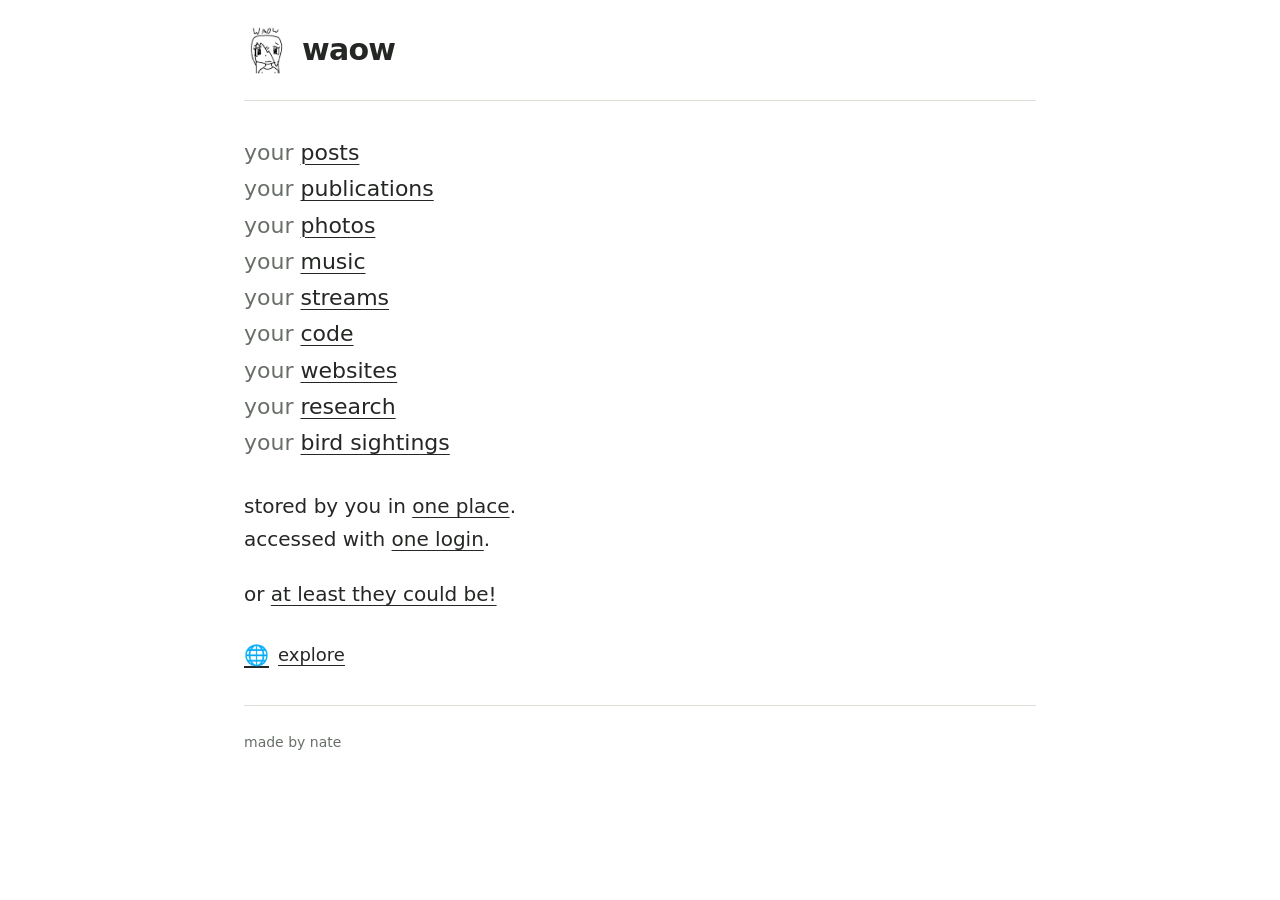
<file: index.html>
<!doctype html>
<html lang="en"><head><meta charset="utf-8"><meta name="viewport" content="width=device-width,initial-scale=1">
<title>waow.tech</title><meta name="description" content="stored by you in one place. accessed with one login.">
<meta property="og:title" content="waow.tech"><meta property="og:description" content="stored by you in one place. accessed with one login."><meta property="og:url" content="https://waow.tech/"><meta property="og:type" content="website"><meta property="og:image" content="https://waow.tech/assets/avatar.jpg"><meta name="twitter:card" content="summary"><link rel="canonical" href="https://waow.tech/"><link rel="icon" href="/assets/favicon.svg" type="image/svg+xml"><link rel="apple-touch-icon" href="/assets/avatar.jpg"><link rel="stylesheet" href="/style.css"></head>
<body><a class="skip-link" href="#main">skip to content</a><div class="shell"><header class="site-header"><h1><a class="identity" href="/" aria-label="waow.tech home"><img src="/assets/avatar.jpg" width="48" height="48" alt=""><span>waow</span></a></h1></header><main id="main" tabindex="-1"><article class="home-display"><div class="home-body"><ul class="possibilities">
<li>your <a href="https://bsky.app">posts</a></li>
<li>your <a href="https://leaflet.pub/reader">publications</a></li>
<li>your <a href="https://grain.social">photos</a></li>
<li>your <a href="https://plyr.fm">music</a></li>
<li>your <a href="https://stream.place">streams</a></li>
<li>your <a href="https://tangled.org">code</a></li>
<li>your <a href="https://wisp.place">websites</a></li>
<li>your <a href="https://semble.so">research</a></li>
<li>your <a href="https://birds.place">bird sightings</a></li></ul>
<div class="home-point"><p>stored by you in <a href="https://at-me.zzstoatzz.io/view/?handle=pfrazee.com">one place</a>.<br>accessed with <a href="https://internethandle.org">one login</a>.</p><p>or <a href="https://overreacted.io/open-social/#open-social">at least they could be!</a></p></div><a class="explore" href="/go/"><span aria-hidden="true">🌐</span> explore</a></div></article></main><footer class="site-footer"><a href="https://zzstoatzz.io">made by nate</a></footer></div></body></html>
</file>
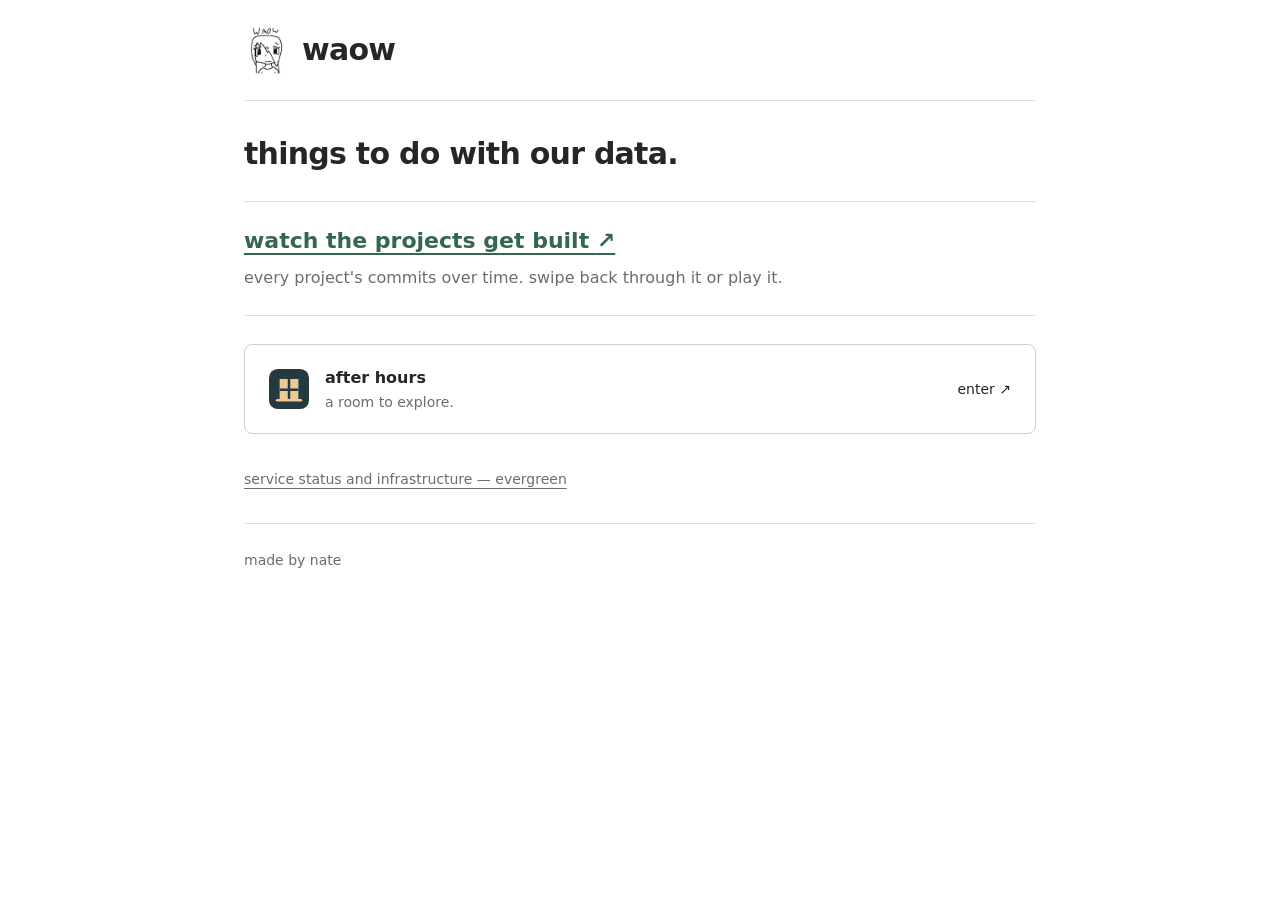
<file: go/index.html>
<!doctype html>
<html lang="en"><head><meta charset="utf-8"><meta name="viewport" content="width=device-width,initial-scale=1">
<title>projects — waow.tech</title><meta name="description" content="explore experiments on atproto, and watch them get built.">
<meta property="og:title" content="projects — waow.tech"><meta property="og:description" content="explore experiments on atproto, and watch them get built."><meta property="og:url" content="https://waow.tech/go/"><meta property="og:type" content="website"><meta property="og:image" content="https://waow.tech/assets/avatar.jpg"><meta name="twitter:card" content="summary"><link rel="canonical" href="https://waow.tech/go/"><link rel="icon" href="/assets/favicon.svg" type="image/svg+xml"><link rel="apple-touch-icon" href="/assets/avatar.jpg"><link rel="stylesheet" href="/style.css"></head>
<body><a class="skip-link" href="#main">skip to content</a><div class="shell"><header class="site-header"><a class="identity" href="/" aria-label="waow.tech home"><img src="/assets/avatar.jpg" width="48" height="48" alt=""><span>waow</span></a></header><main id="main" tabindex="-1"><h1>things to do with our data.</h1><section class="directory" aria-label="project timeline">
<a class="timeline-entry" href="https://nate.tngl.io/timeline/"><strong>watch the projects get built <span aria-hidden="true">↗</span></strong><span>every project's commits over time. swipe back through it or play it.</span></a>
</section>
<a class="room" href="https://afterhours.waow.tech/"><img src="/assets/icons/afterhours.svg" width="40" height="40" alt=""><span class="room-copy"><strong>after hours</strong><span>a room to explore.</span></span><span class="room-action">enter<span aria-hidden="true"> ↗</span></span></a>
<p class="inventory-link"><a href="https://nate.tngl.io/">service status and infrastructure — evergreen</a></p></main><footer class="site-footer"><a href="https://zzstoatzz.io">made by nate</a></footer></div></body></html>
</file>
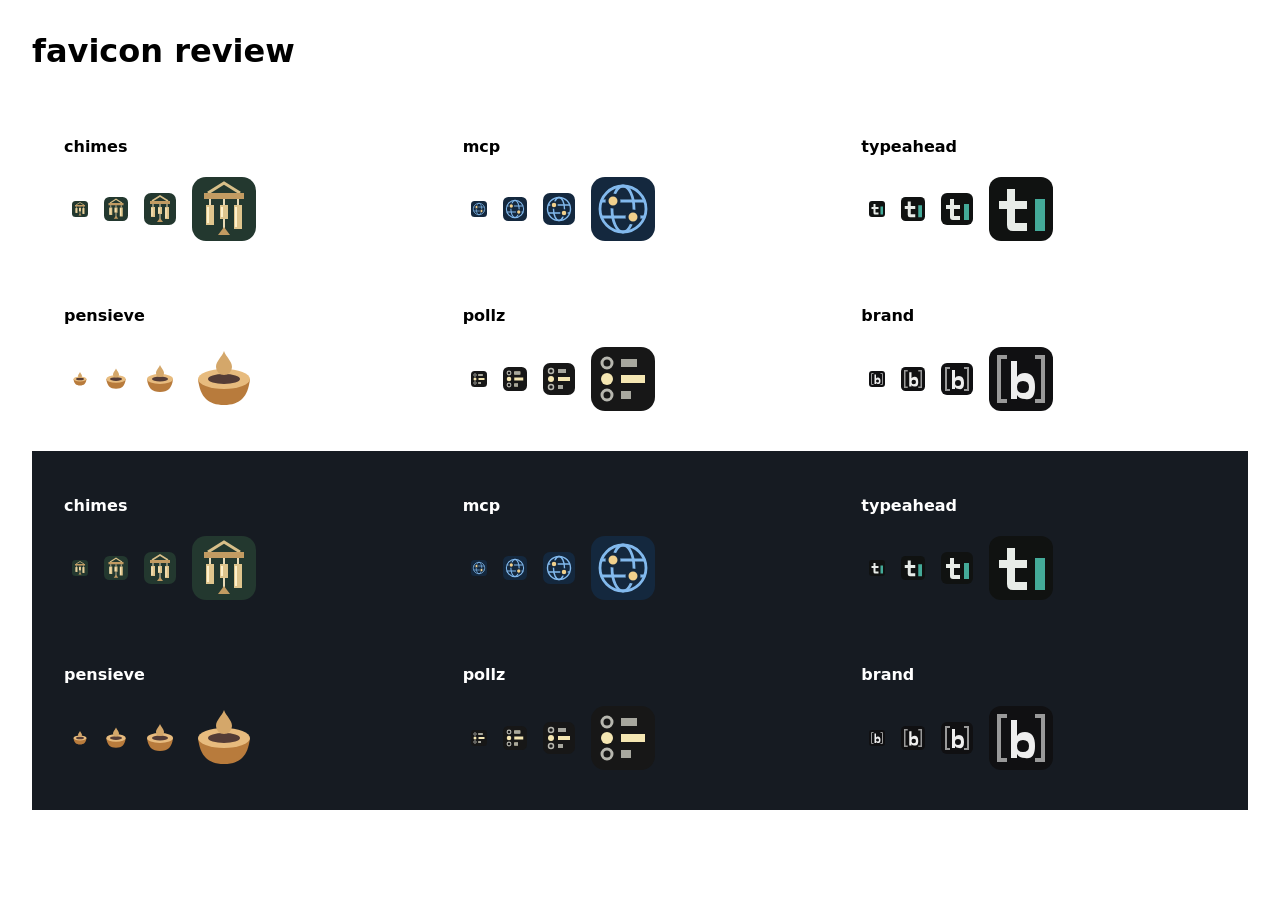
<file: docs/favicon-review/index.html>
<!doctype html><meta name="viewport" content="width=device-width"><title>favicon review</title><style>body{font:16px system-ui;margin:32px}section{display:grid;grid-template-columns:repeat(3,1fr);gap:12px;padding:16px}article{padding:16px}h2{font-size:16px}img{margin:8px;vertical-align:middle}.dark{background:#161b22;color:white}@media(max-width:600px){section{grid-template-columns:1fr}}</style><h1>favicon review</h1><section><article><h2>chimes</h2><img src="chimes.svg" width="16" height="16"><img src="chimes.svg" width="24" height="24"><img src="chimes.svg" width="32" height="32"><img src="chimes.svg" width="64" height="64"></article><article><h2>mcp</h2><img src="mcp.svg" width="16" height="16"><img src="mcp.svg" width="24" height="24"><img src="mcp.svg" width="32" height="32"><img src="mcp.svg" width="64" height="64"></article><article><h2>typeahead</h2><img src="typeahead.svg" width="16" height="16"><img src="typeahead.svg" width="24" height="24"><img src="typeahead.svg" width="32" height="32"><img src="typeahead.svg" width="64" height="64"></article><article><h2>pensieve</h2><img src="pensieve.svg" width="16" height="16"><img src="pensieve.svg" width="24" height="24"><img src="pensieve.svg" width="32" height="32"><img src="pensieve.svg" width="64" height="64"></article><article><h2>pollz</h2><img src="pollz.svg" width="16" height="16"><img src="pollz.svg" width="24" height="24"><img src="pollz.svg" width="32" height="32"><img src="pollz.svg" width="64" height="64"></article><article><h2>brand</h2><img src="brand.svg" width="16" height="16"><img src="brand.svg" width="24" height="24"><img src="brand.svg" width="32" height="32"><img src="brand.svg" width="64" height="64"></article></section><section class="dark"><article><h2>chimes</h2><img src="chimes.svg" width="16" height="16"><img src="chimes.svg" width="24" height="24"><img src="chimes.svg" width="32" height="32"><img src="chimes.svg" width="64" height="64"></article><article><h2>mcp</h2><img src="mcp.svg" width="16" height="16"><img src="mcp.svg" width="24" height="24"><img src="mcp.svg" width="32" height="32"><img src="mcp.svg" width="64" height="64"></article><article><h2>typeahead</h2><img src="typeahead.svg" width="16" height="16"><img src="typeahead.svg" width="24" height="24"><img src="typeahead.svg" width="32" height="32"><img src="typeahead.svg" width="64" height="64"></article><article><h2>pensieve</h2><img src="pensieve.svg" width="16" height="16"><img src="pensieve.svg" width="24" height="24"><img src="pensieve.svg" width="32" height="32"><img src="pensieve.svg" width="64" height="64"></article><article><h2>pollz</h2><img src="pollz.svg" width="16" height="16"><img src="pollz.svg" width="24" height="24"><img src="pollz.svg" width="32" height="32"><img src="pollz.svg" width="64" height="64"></article><article><h2>brand</h2><img src="brand.svg" width="16" height="16"><img src="brand.svg" width="24" height="24"><img src="brand.svg" width="32" height="32"><img src="brand.svg" width="64" height="64"></article></section>
</file>
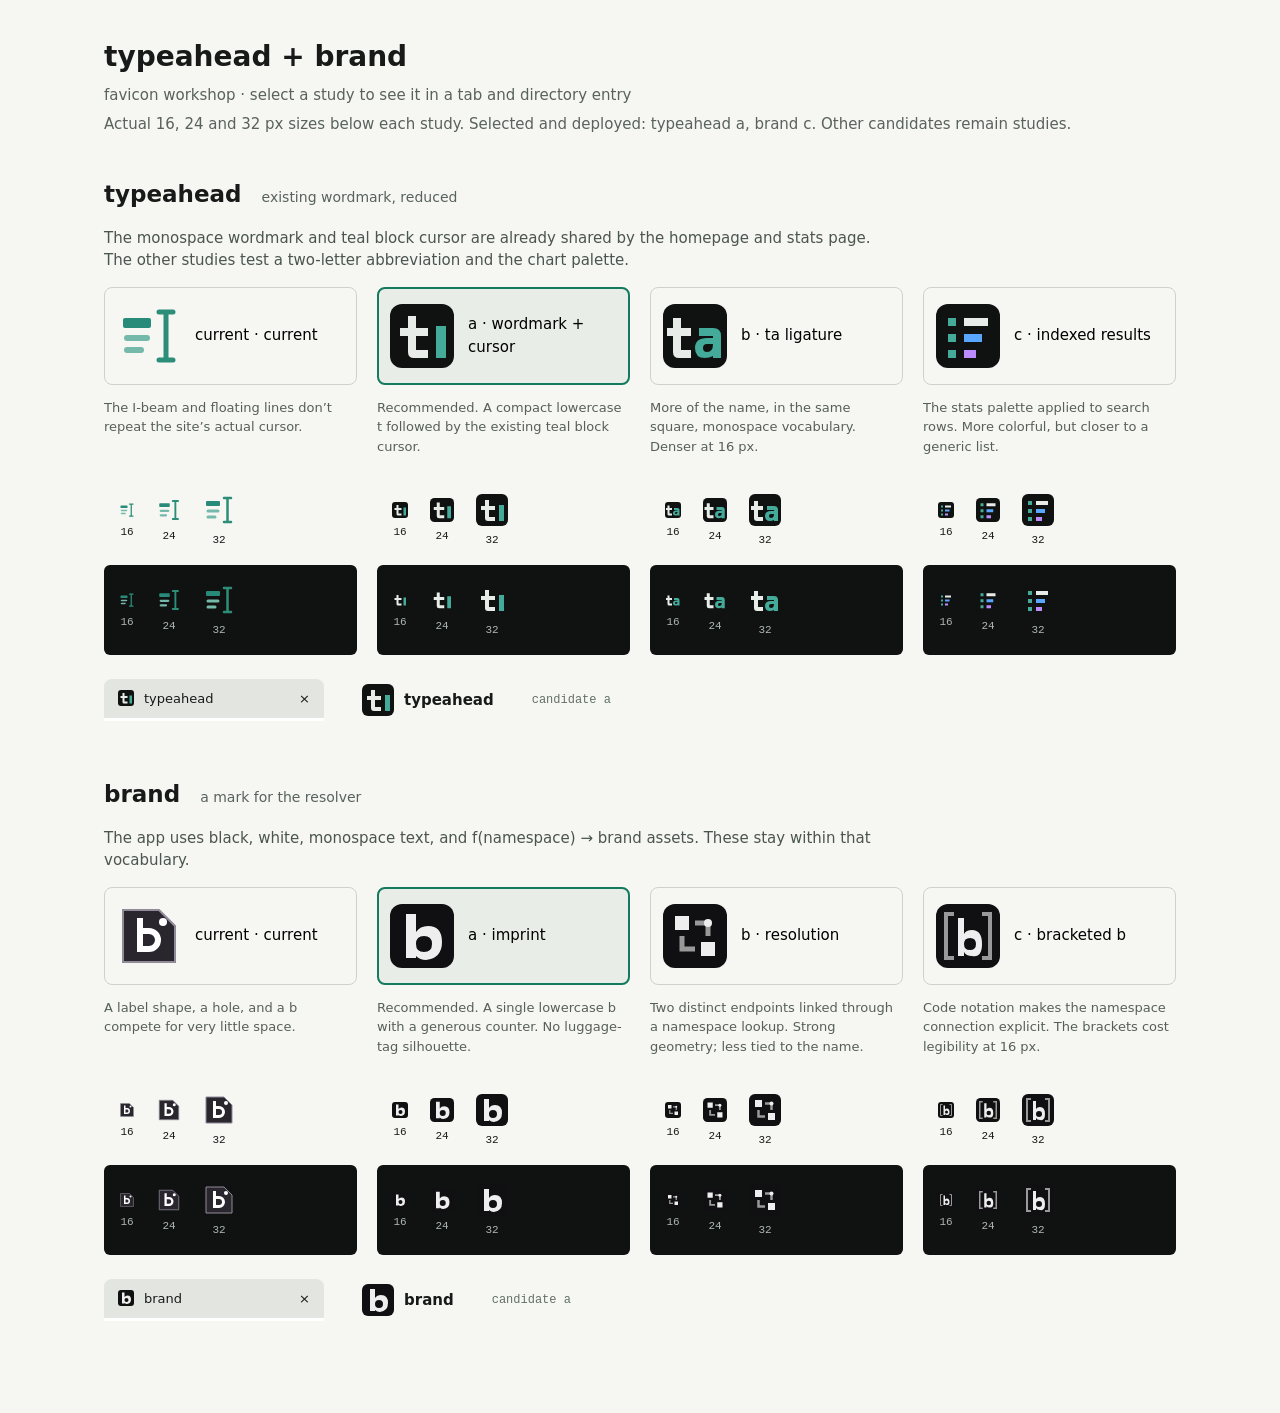
<file: docs/favicon-workshop/index.html>
<!doctype html><html lang="en"><meta charset="utf-8"><meta name="viewport" content="width=device-width,initial-scale=1"><title>typeahead + brand — favicon workshop</title><style>
*{box-sizing:border-box}body{margin:0;background:#f6f6f3;color:#181a19;font:15px/1.5 system-ui,sans-serif}main{max-width:1120px;margin:auto;padding:36px 24px}h1{font-size:28px;margin:0}header p{color:#59625d;margin:6px 0}section{margin:42px 0 56px}h2{font-size:23px;margin-bottom:8px}small{font-weight:400;font-size:14px;color:#58625e;margin-left:12px}.lede{max-width:780px;color:#4b554f}.options{display:grid;grid-template-columns:repeat(4,1fr);gap:20px}article{min-width:0}.choice{font:inherit;display:flex;align-items:center;gap:14px;background:transparent;border:1px solid #cdd3cc;border-radius:8px;width:100%;padding:16px 12px;text-align:left;cursor:pointer}.choice[aria-pressed=true]{border:2px solid #14795f;padding:15px 11px;background:#e8eee7}.choice:focus-visible{outline:3px solid #14795f;outline-offset:3px}article p{font-size:13px;min-height:64px;color:#566059}.sizes{display:flex;gap:22px;padding:15px;align-items:center;min-height:90px}.sizes span{display:grid;justify-items:center;align-items:center;gap:8px;font:11px monospace}.dark{background:#101211;color:#adb9b1;border-radius:6px}.contexts{display:flex;align-items:center;gap:38px;margin-top:24px}.tab,.directory{display:flex;align-items:center;gap:10px}.tab{background:#e3e5e0;border-radius:8px 8px 0 0;border-bottom:3px solid #fff;padding:10px 14px;min-width:220px;font-size:13px}.tab span{margin-left:auto}.directory{font-weight:600}.contexts code{font-size:12px;color:#637168}@media(max-width:760px){.options{grid-template-columns:repeat(2,1fr)}.contexts{gap:16px;flex-wrap:wrap}small{display:block;margin:0}article p{min-height:80px}}@media(max-width:420px){main{padding:24px 14px}.options{gap:14px}.choice{flex-direction:column;align-items:flex-start}.sizes{gap:14px;padding:10px}}
</style><main><header><h1>typeahead + brand</h1><p>favicon workshop · select a study to see it in a tab and directory entry</p><p>Actual 16, 24 and 32 px sizes below each study. Selected and deployed: typeahead a, brand c. Other candidates remain studies.</p></header><section><h2>typeahead <small>existing wordmark, reduced</small></h2><p class="lede">The monospace wordmark and teal block cursor are already shared by the homepage and stats page. The other studies test a two-letter abbreviation and the chart palette.</p><div class="options"><article><button class="choice" data-project="typeahead" data-file="typeahead-current.svg" aria-pressed="false"><img width="64" height="64" src="typeahead-current.svg" alt=""><span>current · current</span></button><p>The I-beam and floating lines don’t repeat the site’s actual cursor.</p><div class="sizes"><span><img width="16" height="16" src="typeahead-current.svg" alt="">16</span><span><img width="24" height="24" src="typeahead-current.svg" alt="">24</span><span><img width="32" height="32" src="typeahead-current.svg" alt="">32</span></div><div class="dark sizes"><span><img width="16" height="16" src="typeahead-current.svg" alt="">16</span><span><img width="24" height="24" src="typeahead-current.svg" alt="">24</span><span><img width="32" height="32" src="typeahead-current.svg" alt="">32</span></div></article><article><button class="choice" data-project="typeahead" data-file="typeahead-a.svg" aria-pressed="true"><img width="64" height="64" src="typeahead-a.svg" alt=""><span>a · wordmark + cursor</span></button><p>Recommended. A compact lowercase t followed by the existing teal block cursor.</p><div class="sizes"><span><img width="16" height="16" src="typeahead-a.svg" alt="">16</span><span><img width="24" height="24" src="typeahead-a.svg" alt="">24</span><span><img width="32" height="32" src="typeahead-a.svg" alt="">32</span></div><div class="dark sizes"><span><img width="16" height="16" src="typeahead-a.svg" alt="">16</span><span><img width="24" height="24" src="typeahead-a.svg" alt="">24</span><span><img width="32" height="32" src="typeahead-a.svg" alt="">32</span></div></article><article><button class="choice" data-project="typeahead" data-file="typeahead-b.svg" aria-pressed="false"><img width="64" height="64" src="typeahead-b.svg" alt=""><span>b · ta ligature</span></button><p>More of the name, in the same square, monospace vocabulary. Denser at 16 px.</p><div class="sizes"><span><img width="16" height="16" src="typeahead-b.svg" alt="">16</span><span><img width="24" height="24" src="typeahead-b.svg" alt="">24</span><span><img width="32" height="32" src="typeahead-b.svg" alt="">32</span></div><div class="dark sizes"><span><img width="16" height="16" src="typeahead-b.svg" alt="">16</span><span><img width="24" height="24" src="typeahead-b.svg" alt="">24</span><span><img width="32" height="32" src="typeahead-b.svg" alt="">32</span></div></article><article><button class="choice" data-project="typeahead" data-file="typeahead-c.svg" aria-pressed="false"><img width="64" height="64" src="typeahead-c.svg" alt=""><span>c · indexed results</span></button><p>The stats palette applied to search rows. More colorful, but closer to a generic list.</p><div class="sizes"><span><img width="16" height="16" src="typeahead-c.svg" alt="">16</span><span><img width="24" height="24" src="typeahead-c.svg" alt="">24</span><span><img width="32" height="32" src="typeahead-c.svg" alt="">32</span></div><div class="dark sizes"><span><img width="16" height="16" src="typeahead-c.svg" alt="">16</span><span><img width="24" height="24" src="typeahead-c.svg" alt="">24</span><span><img width="32" height="32" src="typeahead-c.svg" alt="">32</span></div></article></div><div class="contexts"><div class="tab"><img class="selected-typeahead" src="typeahead-a.svg" width="16" height="16" alt="">typeahead <span>×</span></div><div class="directory"><img class="selected-typeahead" src="typeahead-a.svg" width="32" height="32" alt="">typeahead</div><code id="selection-typeahead">candidate a</code></div></section><section><h2>brand <small>a mark for the resolver</small></h2><p class="lede">The app uses black, white, monospace text, and f(namespace) → brand assets. These stay within that vocabulary.</p><div class="options"><article><button class="choice" data-project="brand" data-file="brand-current.svg" aria-pressed="false"><img width="64" height="64" src="brand-current.svg" alt=""><span>current · current</span></button><p>A label shape, a hole, and a b compete for very little space.</p><div class="sizes"><span><img width="16" height="16" src="brand-current.svg" alt="">16</span><span><img width="24" height="24" src="brand-current.svg" alt="">24</span><span><img width="32" height="32" src="brand-current.svg" alt="">32</span></div><div class="dark sizes"><span><img width="16" height="16" src="brand-current.svg" alt="">16</span><span><img width="24" height="24" src="brand-current.svg" alt="">24</span><span><img width="32" height="32" src="brand-current.svg" alt="">32</span></div></article><article><button class="choice" data-project="brand" data-file="brand-a.svg" aria-pressed="true"><img width="64" height="64" src="brand-a.svg" alt=""><span>a · imprint</span></button><p>Recommended. A single lowercase b with a generous counter. No luggage-tag silhouette.</p><div class="sizes"><span><img width="16" height="16" src="brand-a.svg" alt="">16</span><span><img width="24" height="24" src="brand-a.svg" alt="">24</span><span><img width="32" height="32" src="brand-a.svg" alt="">32</span></div><div class="dark sizes"><span><img width="16" height="16" src="brand-a.svg" alt="">16</span><span><img width="24" height="24" src="brand-a.svg" alt="">24</span><span><img width="32" height="32" src="brand-a.svg" alt="">32</span></div></article><article><button class="choice" data-project="brand" data-file="brand-b.svg" aria-pressed="false"><img width="64" height="64" src="brand-b.svg" alt=""><span>b · resolution</span></button><p>Two distinct endpoints linked through a namespace lookup. Strong geometry; less tied to the name.</p><div class="sizes"><span><img width="16" height="16" src="brand-b.svg" alt="">16</span><span><img width="24" height="24" src="brand-b.svg" alt="">24</span><span><img width="32" height="32" src="brand-b.svg" alt="">32</span></div><div class="dark sizes"><span><img width="16" height="16" src="brand-b.svg" alt="">16</span><span><img width="24" height="24" src="brand-b.svg" alt="">24</span><span><img width="32" height="32" src="brand-b.svg" alt="">32</span></div></article><article><button class="choice" data-project="brand" data-file="brand-c.svg" aria-pressed="false"><img width="64" height="64" src="brand-c.svg" alt=""><span>c · bracketed b</span></button><p>Code notation makes the namespace connection explicit. The brackets cost legibility at 16 px.</p><div class="sizes"><span><img width="16" height="16" src="brand-c.svg" alt="">16</span><span><img width="24" height="24" src="brand-c.svg" alt="">24</span><span><img width="32" height="32" src="brand-c.svg" alt="">32</span></div><div class="dark sizes"><span><img width="16" height="16" src="brand-c.svg" alt="">16</span><span><img width="24" height="24" src="brand-c.svg" alt="">24</span><span><img width="32" height="32" src="brand-c.svg" alt="">32</span></div></article></div><div class="contexts"><div class="tab"><img class="selected-brand" src="brand-a.svg" width="16" height="16" alt="">brand <span>×</span></div><div class="directory"><img class="selected-brand" src="brand-a.svg" width="32" height="32" alt="">brand</div><code id="selection-brand">candidate a</code></div></section></main><script>
for(const button of document.querySelectorAll('.choice'))button.addEventListener('click',()=>{const project=button.dataset.project;const file=button.dataset.file;for(const peer of document.querySelectorAll('.choice'))if(peer.dataset.project===project)peer.setAttribute('aria-pressed',String(peer===button));for(const image of document.querySelectorAll('.selected-'+project))image.src=file;document.getElementById('selection-'+project).textContent='candidate '+file.split('-').pop().replace('.svg','');});
</script></html>
</file>
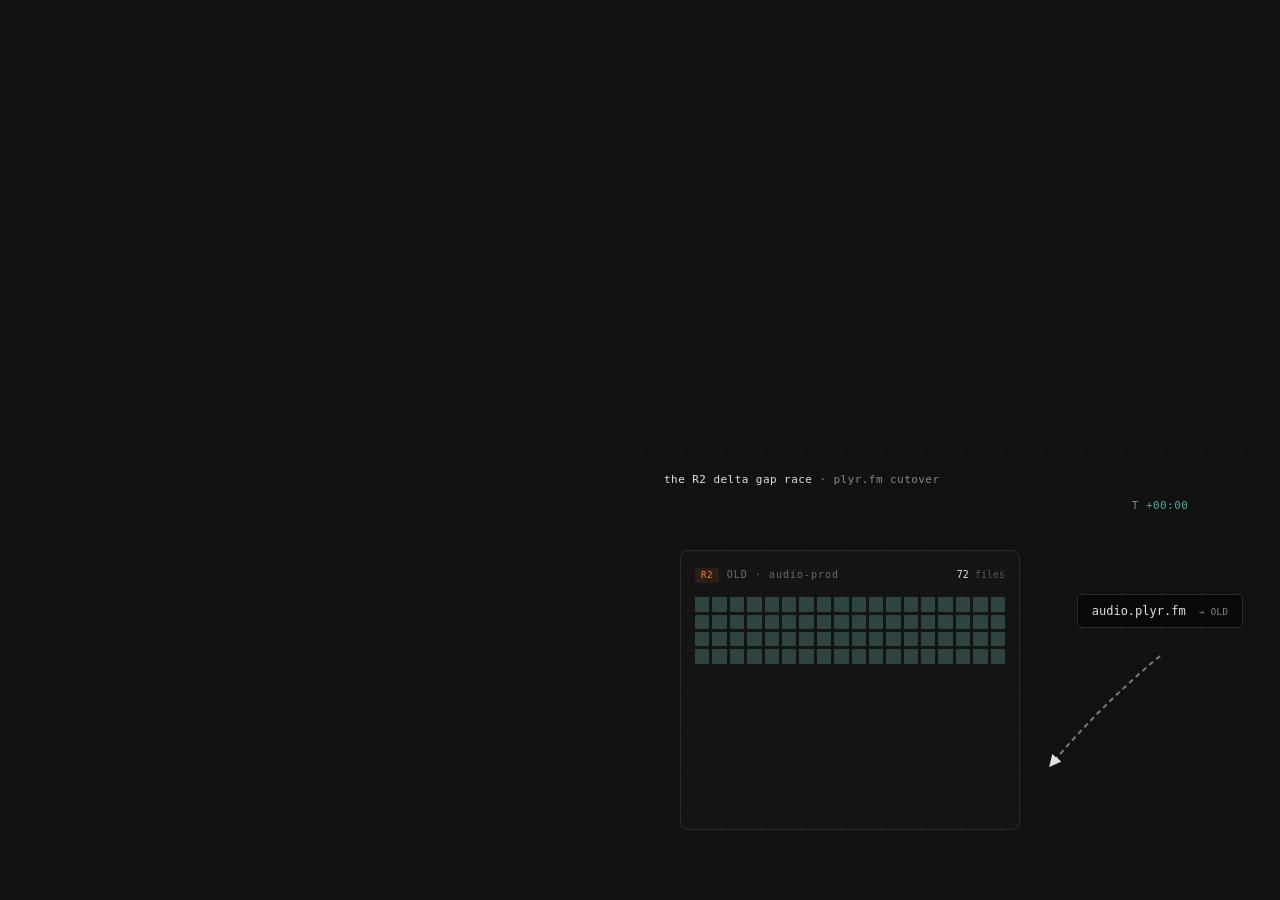
<file: embeds/cf-migration/03-delta-gap.html>
<!doctype html>
<html lang="en">
<head>
<meta charset="utf-8">
<meta name="viewport" content="width=device-width, initial-scale=1">
<title>the R2 delta gap race</title>
<style>
  :root {
    --bg: #0a0a0a;
    --panel: #111;
    --panel-border: #222;
    --border: #2a2a2a;
    --dim: #4a4a4a;
    --fg: #e0e0e0;
    --muted: #888;
    --faint: #555;
    --accent: #44aa99;
    --warn: #c79a3a;
    --danger: #b55;
    --r2: #f6821f;
  }
  * { box-sizing: border-box; margin: 0; padding: 0; }
  html, body {
    background: var(--bg);
    color: var(--fg);
    font-family: ui-monospace, "SF Mono", Menlo, Consolas, monospace;
    font-size: 13px;
    line-height: 1.4;
    height: 100%;
    overflow: hidden;
  }
  body { margin: 0; padding: 0; }

  .frame {
    position: relative;
    width: 100%;
    height: 100%;
    overflow: hidden;
    background: var(--panel);
    container-type: size;
  }

  .stage {
    position: absolute;
    top: 50%; left: 50%;
    width: 1040px;
    height: 600px;
    transform-origin: center center;
    transform: translate(-50%, -50%) scale(min(100cqw / 1040px, 100cqh / 600px));
    background: var(--panel);
  }
  .stage::before {
    content: "";
    position: absolute; inset: 0;
    background-image:
      linear-gradient(rgba(255,255,255,0.015) 1px, transparent 1px),
      linear-gradient(90deg, rgba(255,255,255,0.015) 1px, transparent 1px);
    background-size: 40px 40px;
    pointer-events: none;
  }

  .title {
    position: absolute; top: 22px; left: 24px;
    color: var(--muted); font-size: 11px; letter-spacing: 0.04em;
  }
  .title strong { color: var(--fg); font-weight: 500; }

  .replay {
    position: absolute; top: 20px; right: 24px;
    font-family: inherit; font-size: 10px;
    color: var(--faint);
    background: transparent; border: 1px solid var(--border);
    padding: 4px 10px; border-radius: 3px;
    cursor: pointer; letter-spacing: 0.05em;
  }
  .replay:hover { color: var(--fg); border-color: var(--muted); }

  /* bucket panels */
  .bucket {
    position: absolute;
    top: 100px;
    width: 340px;
    height: 280px;
    border: 1px solid var(--border);
    border-radius: 8px;
    background: rgba(255,255,255,0.012);
    padding: 14px;
    display: flex; flex-direction: column;
    overflow: hidden;
  }
  .bucket.source { left: 40px; }
  .bucket.target { right: 40px; }
  .bucket .hdr {
    display: flex; justify-content: space-between; align-items: baseline;
    margin-bottom: 10px;
  }
  .bucket .label {
    font-size: 10px; color: var(--muted); letter-spacing: 0.1em;
  }
  .bucket.source .label { color: #6b6b6b; }
  .bucket.target .label { color: var(--accent); }
  .bucket .sub {
    font-size: 10px; color: var(--faint);
  }
  .bucket .sub .count { color: var(--fg); font-weight: 500; }
  .bucket.target .sub .count { color: var(--accent); }

  .bucket .r2-tag {
    display: inline-block;
    padding: 1px 6px; border-radius: 2px;
    background: rgba(246,130,31,0.1);
    color: var(--r2);
    font-size: 9px;
    letter-spacing: 0.06em;
  }

  /* inner file grid — objects as dots */
  .files {
    flex: 1;
    display: grid;
    grid-template-columns: repeat(18, 1fr);
    gap: 3px;
    align-content: start;
    padding-top: 4px;
  }
  .file {
    width: 100%;
    aspect-ratio: 1;
    border-radius: 1px;
    background: rgba(255,255,255,0.04);
    border: 1px solid transparent;
    opacity: 0;
    transform: scale(0.6);
    transition: opacity 0.3s ease, transform 0.3s ease, background 0.4s ease, border-color 0.4s ease;
  }
  .file.filled {
    opacity: 1; transform: scale(1);
    background: #2d443f;
  }
  .file.new {
    background: var(--warn);
    border-color: var(--warn);
    box-shadow: 0 0 6px rgba(199,154,58,0.3);
  }
  .file.orphaned {
    background: var(--danger);
    border-color: var(--danger);
    animation: flash 0.6s ease 3;
  }
  @keyframes flash {
    0%,100% { opacity: 1; transform: scale(1); }
    50% { opacity: 0.5; transform: scale(1.3); }
  }
  .file.just-arrived {
    animation: landPulse 0.5s cubic-bezier(0.34,1.56,0.64,1) 1;
  }
  @keyframes landPulse {
    0%   { transform: scale(0.4); box-shadow: 0 0 0 0 rgba(68,170,153,0.5); }
    60%  { transform: scale(1.3); box-shadow: 0 0 0 4px rgba(68,170,153,0); }
    100% { transform: scale(1); }
  }

  /* routing diagram on top */
  .routing {
    position: absolute;
    top: 100px; left: 400px; right: 400px;
    height: 280px;
    display: flex; flex-direction: column; align-items: center; justify-content: center;
    gap: 18px;
    pointer-events: none;
  }
  .host-pill {
    font-size: 12px;
    padding: 8px 14px;
    border: 1px solid var(--border);
    border-radius: 4px;
    background: rgba(0,0,0,0.5);
    color: var(--fg);
    white-space: nowrap;
  }
  .host-pill .host { color: var(--fg); }
  .host-pill .tag {
    display: inline-block; margin-left: 6px;
    font-size: 9px; color: var(--accent);
    letter-spacing: 0.05em;
  }

  .route-svg {
    width: 100%; height: 140px;
    position: relative;
  }

  /* clock/elapsed time */
  .clock {
    position: absolute;
    top: 48px; left: 50%;
    transform: translateX(-50%);
    font-size: 11px;
    color: var(--muted);
    letter-spacing: 0.04em;
  }
  .clock .t { color: var(--accent); font-variant-numeric: tabular-nums; }

  /* phase steps */
  .steps {
    position: absolute;
    top: 50px; right: 170px;
    display: flex; gap: 10px;
  }
  .step-dot {
    width: 6px; height: 6px; border-radius: 50%;
    background: var(--border);
    transition: background 0.4s ease, transform 0.4s ease;
  }
  .step-dot.active { background: var(--accent); transform: scale(1.3); }

  /* timeline bar at bottom */
  .timeline {
    position: absolute;
    left: 40px; right: 40px;
    bottom: 72px;
    height: 40px;
    display: flex; align-items: center;
  }
  .timeline-bar {
    flex: 1;
    height: 3px; background: var(--border);
    border-radius: 3px;
    position: relative;
  }
  .timeline-progress {
    position: absolute; top: 0; left: 0;
    height: 100%;
    background: var(--accent);
    border-radius: 3px;
    width: 0%;
    transition: width 0.5s linear;
  }
  .timeline-tick {
    position: absolute; top: -3px;
    width: 1px; height: 9px;
    background: var(--dim);
  }
  .timeline-label {
    position: absolute; top: 10px;
    font-size: 9px; color: var(--faint);
    transform: translateX(-50%);
    white-space: nowrap;
  }

  /* caption strip */
  .caption {
    position: absolute;
    bottom: 22px; left: 50%;
    transform: translateX(-50%);
    color: var(--muted);
    font-size: 12px;
    text-align: center;
    max-width: 85%;
    transition: opacity 0.5s ease;
  }
  .caption strong { color: var(--fg); font-weight: 500; }
  .caption .err { color: var(--danger); }
  .caption .ok { color: var(--accent); }
  .caption .warn { color: var(--warn); }
</style>
</head>
<body>

<div class="frame">
<div class="stage" id="stage">
  <div class="title"><strong>the R2 delta gap race</strong> · plyr.fm cutover</div>
  <button class="replay" onclick="play()">↻ replay</button>

  <div class="clock" id="clock">T <span class="t" id="clockT">+00:00</span></div>

  <div class="steps">
    <div class="step-dot" data-step="0"></div>
    <div class="step-dot" data-step="1"></div>
    <div class="step-dot" data-step="2"></div>
    <div class="step-dot" data-step="3"></div>
    <div class="step-dot" data-step="4"></div>
  </div>

  <!-- source bucket -->
  <div class="bucket source">
    <div class="hdr">
      <div>
        <span class="r2-tag">R2</span>
        <span class="label">OLD · audio-prod</span>
      </div>
      <div class="sub"><span class="count" id="srcCount">0</span> files</div>
    </div>
    <div class="files" id="srcFiles"></div>
  </div>

  <!-- target bucket -->
  <div class="bucket target">
    <div class="hdr">
      <div>
        <span class="r2-tag">R2</span>
        <span class="label">NEW · audio-prod</span>
      </div>
      <div class="sub"><span class="count" id="tgtCount">0</span> files</div>
    </div>
    <div class="files" id="tgtFiles"></div>
  </div>

  <!-- routing diagram center -->
  <div class="routing">
    <div class="host-pill">
      <span class="host">audio.plyr.fm</span>
      <span class="tag" id="routeLabel">→ OLD</span>
    </div>
    <svg class="route-svg" viewBox="0 0 240 140" preserveAspectRatio="none">
      <defs>
        <marker id="arrA" viewBox="0 0 10 10" refX="9" refY="5" markerWidth="6" markerHeight="6" orient="auto">
          <path d="M0,0 L10,5 L0,10 z" fill="currentColor"/>
        </marker>
      </defs>
      <!-- left curve (points at OLD) — default visible -->
      <path id="arrowOld" d="M 120 10 Q 60 60 10 120" fill="none"
            stroke="#7a7a7a" stroke-width="2" stroke-dasharray="5 4"
            marker-end="url(#arrA)" opacity="1"/>
      <!-- right curve (points at NEW) -->
      <path id="arrowNew" d="M 120 10 Q 180 60 230 120" fill="none"
            stroke="#44aa99" stroke-width="2" stroke-dasharray="5 4"
            marker-end="url(#arrA)" opacity="0"/>
    </svg>
  </div>

  <!-- timeline -->
  <div class="timeline">
    <div class="timeline-bar">
      <div class="timeline-progress" id="tlProgress"></div>
      <div class="timeline-tick" style="left: 20%"></div>
      <div class="timeline-label" style="left: 20%">sync done</div>
      <div class="timeline-tick" style="left: 55%"></div>
      <div class="timeline-label" style="left: 55%">DNS cut</div>
      <div class="timeline-tick" style="left: 75%"></div>
      <div class="timeline-label" style="left: 75%">delta rescue</div>
    </div>
  </div>

  <div class="caption" id="caption"></div>
</div>
</div>

<script>
  // grid capacity: 18 cols × many rows. we'll populate ~90 files total to represent ~789-object bucket
  const INITIAL_FILES = 72;   // files that existed at sync time → goes to both
  const GAP_FILES     = 5;    // files uploaded during the gap → source only, eventually arrive at target
  const TOTAL_CELLS   = 108;  // 18 × 6 rows, enough visual density

  const el = (id) => document.getElementById(id);
  const stage = el('stage');
  const srcFiles = el('srcFiles');
  const tgtFiles = el('tgtFiles');
  const srcCount = el('srcCount');
  const tgtCount = el('tgtCount');
  const routeLabel = el('routeLabel');
  const arrowOld = el('arrowOld');
  const arrowNew = el('arrowNew');
  const tlProgress = el('tlProgress');
  const caption = el('caption');
  const clockT = el('clockT');
  const dots = document.querySelectorAll('.step-dot');

  const captions = [
    "<strong>initial rclone sync</strong> copies every object from OLD R2 to NEW R2.",
    "sync done. but <strong>DNS cut is still an hour away.</strong> users keep uploading.",
    "<strong>DNS cut.</strong> audio.plyr.fm now points at NEW R2. but NEW is missing the last hour's uploads.",
    "requests for recent tracks hit NEW → <span class=\"err\">404</span>. \"Nocturne #1 for Cello won't play.\"",
    "<strong>delta rescue:</strong> second rclone pulls the gap uploads over. <span class=\"ok\">zero data loss.</span>"
  ];

  function buildGrid(container) {
    container.innerHTML = '';
    for (let i = 0; i < TOTAL_CELLS; i++) {
      const d = document.createElement('div');
      d.className = 'file';
      d.dataset.idx = i;
      container.appendChild(d);
    }
  }

  function setStep(n) {
    dots.forEach((d,i) => d.classList.toggle('active', i === n));
    caption.innerHTML = captions[n];
  }

  // timeline progress (0–100)
  function tl(v) { tlProgress.style.width = v + '%'; }

  // clock helper: show simulated elapsed time (format MM:SS) — not real time
  function setClock(minutes) {
    const m = Math.floor(minutes);
    const s = Math.floor((minutes - m) * 60);
    clockT.textContent = `+${String(m).padStart(2,'0')}:${String(s).padStart(2,'0')}`;
  }

  const wait = (ms) => new Promise(r => setTimeout(r, ms));

  async function play() {
    buildGrid(srcFiles);
    buildGrid(tgtFiles);
    srcCount.textContent = '0';
    tgtCount.textContent = '0';
    routeLabel.textContent = '→ OLD';
    routeLabel.style.color = 'var(--source-tint, #8a8a8a)';
    arrowOld.style.opacity = '1';
    arrowNew.style.opacity = '0';
    tl(0);

    // step 0: initial rclone sync
    setStep(0);
    await wait(500);
    const srcCells = [...srcFiles.children];
    const tgtCells = [...tgtFiles.children];

    // fill source first (represents "these exist at start")
    for (let i = 0; i < INITIAL_FILES; i++) {
      srcCells[i].classList.add('filled');
    }
    srcCount.textContent = INITIAL_FILES;
    await wait(300);

    // sync progress: copy files to target one by one (fast)
    const SYNC_DUR = 2800;
    const perFile = SYNC_DUR / INITIAL_FILES;
    for (let i = 0; i < INITIAL_FILES; i++) {
      tgtCells[i].classList.add('filled', 'just-arrived');
      tgtCount.textContent = i + 1;
      tl(2 + (i / INITIAL_FILES) * 18);  // progress 2% → 20%
      await wait(perFile);
    }
    setClock(0);
    await wait(400);

    // step 1: the gap — users keep uploading during the wait
    setStep(1);
    const gapIndexes = [];
    for (let i = 0; i < GAP_FILES; i++) {
      const idx = INITIAL_FILES + i;
      gapIndexes.push(idx);
      srcCells[idx].classList.add('filled', 'new');
      srcCount.textContent = INITIAL_FILES + i + 1;
      setClock((i + 1) * 8);  // simulated minutes
      tl(20 + ((i + 1) / GAP_FILES) * 35);  // progress 20% → 55%
      await wait(700);
    }
    await wait(900);

    // step 2: DNS cut — audio.plyr.fm now routes to NEW (but NEW is missing gap files!)
    setStep(2);
    arrowOld.style.transition = 'opacity 700ms ease';
    arrowNew.style.transition = 'opacity 700ms ease';
    arrowOld.style.opacity = '0';
    arrowNew.style.opacity = '1';
    routeLabel.textContent = '→ NEW';
    routeLabel.style.color = 'var(--accent)';
    await wait(1400);
    tl(60);

    // step 3: requests 404 → flash red on source-only (gap) files to show what's missing
    setStep(3);
    gapIndexes.forEach(idx => srcCells[idx].classList.add('orphaned'));
    await wait(2200);
    tl(70);
    await wait(600);

    // step 4: delta rescue — gap files copy to target
    setStep(4);
    for (const idx of gapIndexes) {
      srcCells[idx].classList.remove('orphaned');
      srcCells[idx].classList.add('new');  // back to warn color on source
      tgtCells[idx].classList.add('filled', 'new', 'just-arrived');
      tgtCount.textContent = (parseInt(tgtCount.textContent) + 1);
      await wait(360);
    }
    tl(90);
    await wait(600);

    // end state: all green — strip "new" markers so everything reads as normal
    [...gapIndexes].forEach(idx => {
      srcCells[idx].classList.remove('new');
      tgtCells[idx].classList.remove('new');
    });
    tl(100);
    await wait(3000);
  }

  window.addEventListener('load', () => play());
  stage.addEventListener('click', (e) => { if (e.target.tagName !== 'BUTTON') play(); });

  // --- Leaflet iframe theme context ---
  (function(){
    var p = new URLSearchParams(location.search);
    var bg = p.get('parts.page.embed.ctx.bgColor');
    var primary = p.get('parts.page.embed.ctx.primaryColor');
    if (!bg && !primary) return;
    var root = document.documentElement.style;
    function parseHex(h){ h = h.replace('#',''); return { r: parseInt(h.substr(0,2),16), g: parseInt(h.substr(2,2),16), b: parseInt(h.substr(4,2),16) }; }
    function toHex(n){ n = Math.max(0, Math.min(255, Math.round(n))); return n.toString(16).padStart(2,'0'); }
    function shift(h, delta){ var c = parseHex(h); return '#' + toHex(c.r+delta) + toHex(c.g+delta) + toHex(c.b+delta); }
    function luminance(h){ var c = parseHex(h); return (c.r*0.299 + c.g*0.587 + c.b*0.114) / 255; }
    if (bg) {
      var isLight = luminance(bg) > 0.55;
      root.setProperty('--bg',           '#' + bg);
      root.setProperty('--panel',        shift(bg, isLight ? -8  :  8));
      root.setProperty('--panel-border', shift(bg, isLight ? -28 : 24));
      root.setProperty('--border',       shift(bg, isLight ? -42 : 34));
      root.setProperty('--dim',          shift(bg, isLight ? -65 : 48));
      if (isLight) {
        root.setProperty('--fg',         shift(bg, -200));
        root.setProperty('--muted',      shift(bg, -130));
        root.setProperty('--faint',      shift(bg, -90));
      }
    }
    if (primary) {
      root.setProperty('--accent', '#' + primary);
    }
  })();
</script>

</body>
</html>
</file>
<file: style.css>
:root{color-scheme:light;--paper:#fafaf7;--ink:#242724;--muted:#686f68;--line:#dddfd7;--accent:#35674d;--hover:#f5f5f3;font-family:ui-sans-serif,system-ui,-apple-system,BlinkMacSystemFont,"Segoe UI",sans-serif;line-height:1.5;background:#fff;color:var(--ink)}
*{box-sizing:border-box}body{margin:0}a{color:inherit;text-decoration-thickness:1px;text-underline-offset:4px}a:hover{color:var(--accent)}a:focus-visible{outline:2px solid var(--accent);outline-offset:5px}.shell{max-width:848px;padding:0 28px;margin:auto}.site-header{display:flex;align-items:center;justify-content:space-between;gap:24px;padding:26px 0;border-bottom:1px solid var(--line)}.identity{display:flex;align-items:center;gap:10px;text-decoration:none;color:var(--ink);flex-shrink:0}.identity img{object-fit:contain}.identity span{font-size:1.875rem;line-height:1;letter-spacing:-.025em;font-weight:700}main{padding:34px 0 0}h1{font-size:clamp(1.4375rem,1rem + 2vw,1.875rem);font-weight:600;line-height:1.25;letter-spacing:-.025em;margin:0 0 28px}h2{font-size:0.875rem;font-weight:500;color:var(--muted);margin:0 0 14px}.projects{display:grid;grid-template-columns:repeat(auto-fit,minmax(min(100%,13rem),1fr));gap:8px;list-style:none;padding:0;margin:0}.project{display:flex;align-items:center;gap:12px;padding:14px 12px;min-height:62px;text-decoration:none;border:1px solid transparent;border-radius:7px;transition:background .12s}.project-icon{width:28px;height:28px;object-fit:contain;flex-shrink:0}.project-name{font-size:0.875rem;line-height:1.25;font-weight:600;margin:0}.project:hover,.project:focus-visible{color:var(--ink);background:#fff;border-color:var(--line);box-shadow:none}.project:active,.room:active{background:var(--hover);box-shadow:none}.room{position:relative;display:flex;align-items:center;gap:16px;padding:21px 24px;margin:28px 0 30px;border:1px solid #cbd3c6;border-radius:8px;background:transparent;text-decoration:none;transition:background .12s}.room:hover{color:var(--ink);border-color:#8caa92;background:var(--hover)}.room img{object-fit:contain;flex:none}.room-copy{display:grid;gap:3px;min-width:0}.room strong{font-size:1.0rem;font-weight:600}.room-copy>span{font-size:0.875rem;color:var(--muted);line-height:1.4}.room-action{margin-left:auto;font-size:0.875rem;white-space:nowrap}.site-footer{display:flex;justify-content:flex-start;align-items:center;gap:16px;padding:22px 0 26px;margin-top:28px;border-top:1px solid var(--line);color:var(--muted);font-size:0.875rem}.site-footer a{text-decoration:none}.site-footer a:hover{text-decoration:underline}.home-body{max-width:540px}.home-point{margin-top:28px}.possibilities{font-size:1.375rem;line-height:1.65;margin:0;color:var(--muted)}.possibilities a{color:var(--ink);text-decoration-color:currentColor}.possibilities a:hover{color:var(--accent);text-decoration-color:var(--accent)}.home-point{font-size:1.25rem;line-height:1.65;padding-bottom:2px}.home-point p{margin:0 0 22px}.home-point p:last-child{margin:0}.home-display{padding-bottom:0}.explore{display:inline-flex;align-items:center;gap:9px;min-height:44px;margin-top:20px;font-size:1.125rem;text-decoration:none}.explore:hover{text-decoration:underline}.explore span{font-size:1.25rem}
@media(max-width:620px){.shell{padding:0 20px}.site-header{padding:20px 0;gap:14px;flex-wrap:wrap}.identity span{font-size:1.8125rem}.identity img{width:48px;height:48px}main{padding-top:26px}h1{margin-bottom:22px}.projects{gap:5px}.project{padding:12px 7px;gap:10px;min-height:60px}.project-name{font-size:0.875rem}.room{padding:17px 15px;gap:12px;margin:24px 0 26px}.room img{width:32px;height:32px}.room strong{font-size:0.9375rem}.room-copy>span{font-size:0.875rem}.possibilities{font-size:1.25rem;line-height:1.5}.home-point{font-size:1.125rem;margin-top:22px}.home-point p{margin-bottom:18px}.explore{margin-top:14px}.site-header{padding:16px 0}main{padding-top:22px}.site-footer{font-size:0.875rem;margin-top:24px}}
@media(max-width:420px){.project-name{font-size:0.875rem}.project{gap:9px}.room-action{font-size:0.875rem}.room-copy>span{font-size:0.875rem}}
@media(prefers-reduced-motion:reduce){.project,.room{transition:none}.project:hover,.project:active,.room:active{transform:none}}

.inventory-link{font-size:0.875rem;line-height:1.6;margin:0;color:var(--muted)}
.project-copy{display:grid;gap:4px;min-width:0}.project-description{font-size:0.875rem;line-height:1.35;color:var(--muted)}
@media(max-width:700px){.project{align-items:flex-start}.project-description{font-size:0.875rem}}

.site-header h1{margin:0}.possibilities{list-style:none;padding:0}.project-copy,.room-copy,h1{overflow-wrap:anywhere}.room{flex-wrap:wrap}.room-copy{flex:1 1 9rem}.room-action{white-space:normal}.site-footer a,.inventory-link a{display:inline-block;min-height:24px;padding-block:4px}.skip-link{position:absolute;top:8px;left:20px;padding:10px 16px;background:#fff;z-index:10;transform:translateY(-200%)}.skip-link:focus{transform:none}main:focus{outline:none}.explore{text-decoration:underline}.identity{max-width:100%}
@media(forced-colors:active){a:focus-visible{outline-color:Highlight}.project,.room{border-color:ButtonText}}

.figures-lede{max-width:38rem;font-size:1.125rem;line-height:1.6;color:var(--muted);margin:0 0 34px}.figures{list-style:none;padding:0;margin:0;display:grid;gap:44px}.figure{display:grid;gap:10px;padding-top:26px;border-top:1px solid var(--line);min-width:0}.figure p{margin:0;max-width:38rem;overflow-wrap:anywhere}.figure-status{font-size:0.875rem;font-weight:600;color:var(--accent)}.figure-status-retracted,.figure-retraction strong{color:#9a3324}.figure-title{font-size:1.25rem;font-weight:600;line-height:1.3;color:var(--ink);margin:0}.figure-image{display:block;margin:6px 0}.figure-image img{display:block;width:100%;height:auto;border:1px solid var(--line);border-radius:7px;background:#fff}.figure-retraction{padding-left:14px;border-left:2px solid #9a3324}.figure-meta{font-size:0.875rem;color:var(--muted)}.site-footer code{font-family:ui-monospace,SFMono-Regular,Menlo,monospace;font-size:0.8125rem}

.timeline-entry{display:grid;gap:10px;padding:24px 0;color:var(--accent);text-decoration:none;border-block:1px solid var(--line)}.timeline-entry strong{font-size:1.375rem;font-weight:600;line-height:1.35;text-decoration:underline;text-underline-offset:5px}.timeline-entry>span{font-size:1rem;line-height:1.6;color:var(--muted);max-width:36rem}.timeline-entry:hover strong{text-decoration-thickness:2px}
</file>
